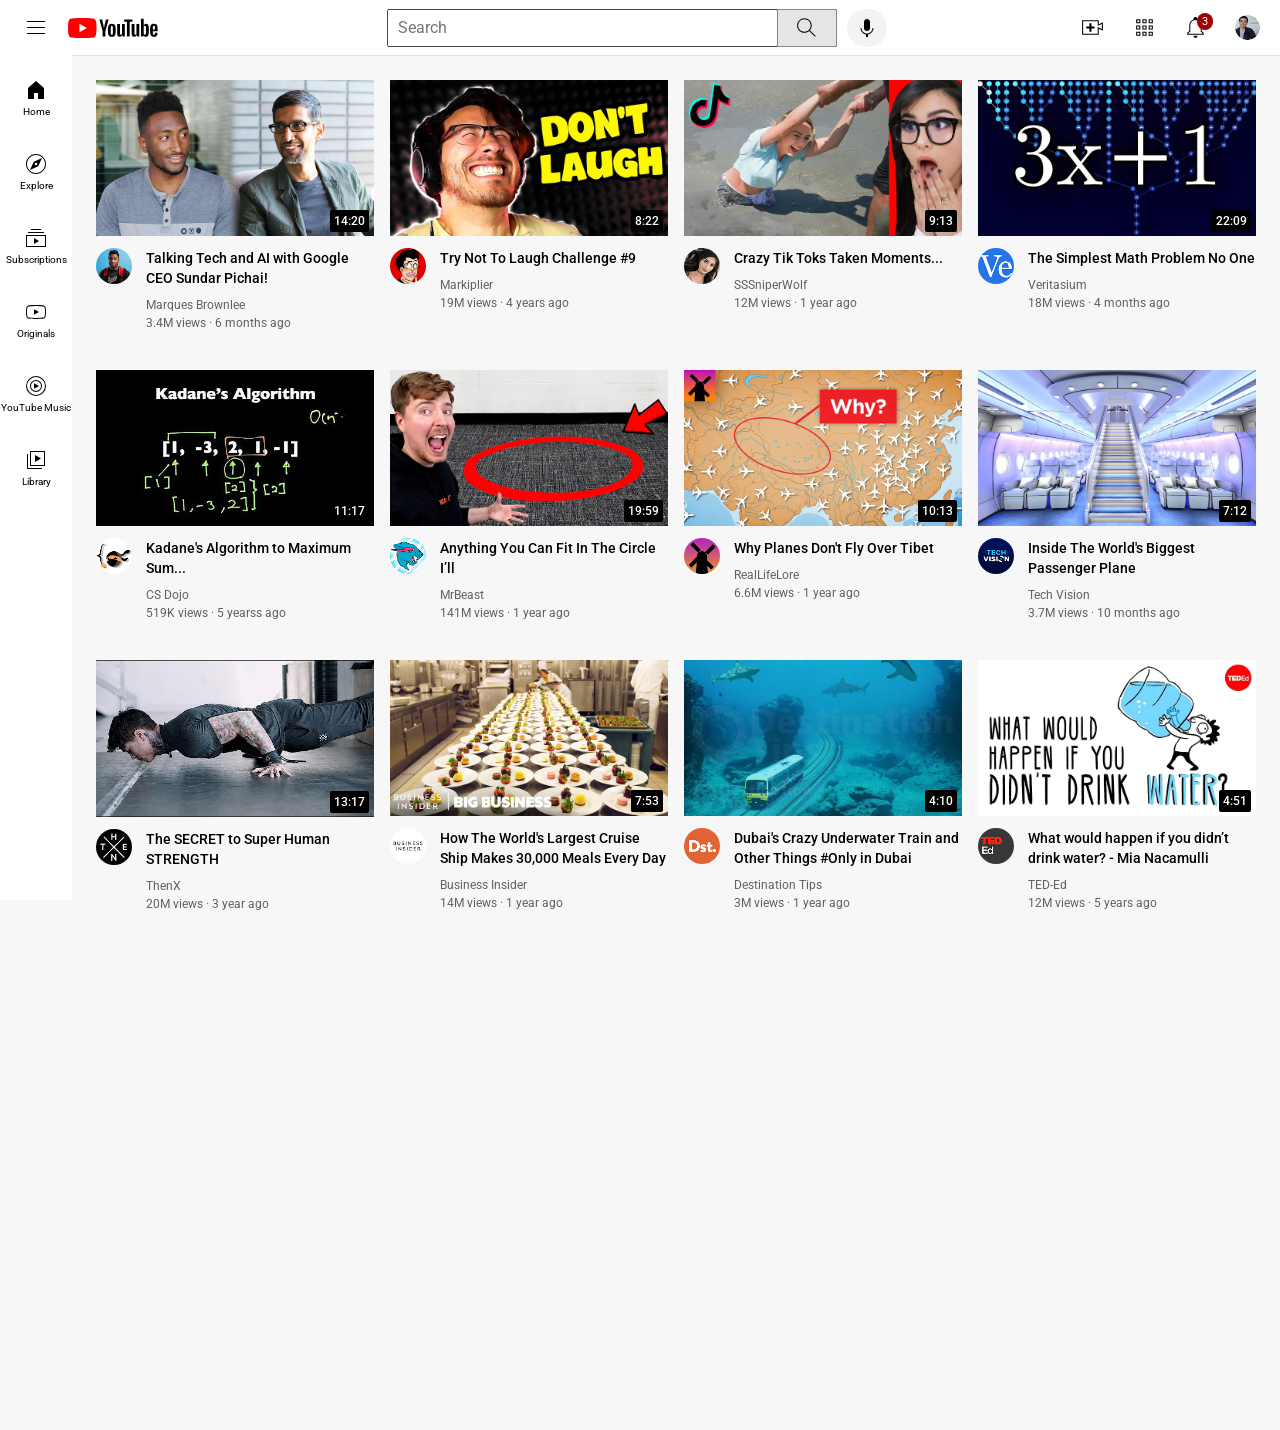
<file: index.html>
<!DOCTYPE html>
<html>
    <head>
        <title>Youtube.com Clone</title>

        <link rel="preconnect" href="https://fonts.googleapis.com">
        <link rel="preconnect" href="https://fonts.gstatic.com" crossorigin>
        <link href="https://fonts.googleapis.com/css2?family=Roboto:wght@400;500;700&display=swap" rel="stylesheet">

        <link rel="stylesheet" href="styles2/general.css">
        <link rel="stylesheet" href="styles2/header.css">
        <link rel="stylesheet" href="styles2/video.css">
        <link rel="stylesheet" href="styles2/sidebar.css">
    </head>
    <body>
      <div class="header">
        <div class="left-section">
         <img class="hamburger-menu" src="icons/hamburger-menu.svg">
         <img class="youtube-logo" src="icons/youtube-logo.svg" >
        </div>
        <div class="middle-section">
          <input class="search-bar" type="text" placeholder="Search">
          <button class="search-button">
            <img  class="search-icon" src="icons/search.svg">
            <div class="tooltip">Search</div>
          </button>
          <button class="voice-search-button">
            <img class="voice-search-icon" src="icons/voice-search-icon.svg">
            <div class="tooltip">Search with your voice</div>
          </button>
          
        </div>
      <div class="sidebar">
       <div class="sidebar-link">
        <img src="icons/home.svg">
        <div>Home</div>
       </div>
       <div class="sidebar-link">
        <img src="icons/explore.svg">
        <div>Explore</div>
       </div>
       <div class="sidebar-link">
        <img src="icons/subscriptions.svg">
        <div>Subscriptions</div>
       </div>
       <div class="sidebar-link">
        <img src="icons/originals.svg">
        <div>Originals</div>
       </div>
       <div class="sidebar-link">
        <img src="icons/youtube-music.svg">
        <div>YouTube Music</div>
       </div>
       <div class="sidebar-link">
        <img src="icons/library.svg">
        <div>Library</div>
       </div>
      </div>

        <div class="right-section">
          <div class="upload-icon-container">
            <img class="upload-icon" src="icons/upload.svg">
            <div class="tooltip">Create</div>
          </div>
         
          <img class="youtube-apps-icon" src="icons/youtube-apps.svg">

          <div class="notifications-icon-container">
            <img class="notifications-icon" src="icons/notifications.svg" >
            <div class="notifications-count">3</div> 
            <div class="tooltip">Notifications</div>
          </div>

          
          <img class="current-user-picture" src="channel-pictures/my-channel.jpeg">
          </div>
        
        </div>
        
        
        <div class="video-grid">
          
          <div class="video-preview">
          
            <div class="thumbnail-row"> 
              <a href="https://www.youtube.com/watch?v=n2RNcPRtAiY" target="_blank">
                <img class="thumbnail" src="thumbnails/thumbnail-1.webp">
              </a>
              <div class="video-time2">14:20</div>
            </div>
          
            <div class="video-info-grid">
              <div class="channel-pictures">
                   <img class="profile-picture" src="channel-pictures/channel-1.jpeg">
                   
                  </div>
  
              <div class="video-info">
                  <p class="video-title">
                    Talking Tech and AI with Google CEO Sundar Pichai!
                  </p>
                  </p>
  
                  <p class="video-author">
                    Marques Brownlee
                  </p>
  
                  <p class="video-stats">
                    3.4M views &#183; 6 months ago
                  </p>
              </div>
             
           
            </div>
          </div>
         
          <div class="video-preview">
          
            <div class="thumbnail-row"> 
              <a href="https://www.youtube.com/watch?v=n2RNcPRtAiY" target="_blank">
                <img class="thumbnail" src="thumbnails/thumbnail-2.webp">
              </a>
              <div class="video-time2">8:22</div>
            </div>
          
            <div class="video-info-grid">
              <div class="channel-pictures">
                   <img class="profile-picture" src="channel-pictures/channelprofile-2.jpeg">
              
                  </div>
  
              <div class="video-info">
                  <p class="video-title">
                    Try Not To Laugh Challenge #9
                  </p>
  
                  <p class="video-author">
                    Markiplier
                  </p>
  
                  <p class="video-stats">
                    19M views &#183; 4 years ago
                  </p>
              </div>
             
           
            </div>
          </div>
         
       
          <div class="video-preview">
          
            <div class="thumbnail-row"> 
              <img class="thumbnail" src="thumbnails/thumbnail-3.webp">
            <div class="video-time4">9:13</div>
            </div>
          
            <div class="video-info-grid">
              <div class="channel-pictures">
                   <img class="profile-picture" src="channel-pictures/channel-3.jpeg">
              </div>
  
              <div class="video-info">
                  <p class="video-title">
                    Crazy Tik Toks Taken Moments...
                  </p>
  
                  <p class="video-author">
                    SSSniperWolf
  
                  <p class="video-stats">
                    12M views &#183; 1 year ago
                  </p>
              </div>
             
           
            </div>
          </div>
          <div class="video-preview">
          
            <div class="thumbnail-row"> 
              <img class="thumbnail" src="thumbnails/thumbnail-4.webp">
            <div class="video-time4">22:09</div>
            </div>
          
            <div class="video-info-grid">
              <div class="channel-pictures">
                   <img class="profile-picture" src="channel-pictures/channel-4.jpeg">
              </div>
  
              <div class="video-info">
                  <p class="video-title">
                    The Simplest Math Problem No One
                  </p>
  
                  <p class="video-author">
                    Veritasium
                  </p>
  
                  <p class="video-stats">
                    18M views · 4 months ago
                  </p>
              </div>
             
           
            </div>
          </div>
          <div class="video-preview">
          
            <div class="thumbnail-row"> 
              <img class="thumbnail" src="thumbnails/thumbnail-5.webp">
            <div class="video-time4">11:17</div>
            </div>
          
              <div class="video-info-grid">
              <div class="channel-pictures">
                   <img class="profile-picture" src="channel-pictures/channel-5.jpeg">
              </div>
  
              <div class="video-info">
                  <p class="video-title">
                    Kadane's Algorithm to Maximum Sum...
                  </p>
  
                  <p class="video-author">
                    CS Dojo
                  </p>
  
                  <p class="video-stats">
                    519K views &#183; 5 yearss ago
                  </p>
              </div>
              </div>
           
            </div>
          
  
          <div class="video-preview">
          
            <div class="thumbnail-row"> 
              <img class="thumbnail" src="thumbnails/thumbnail-6.webp">
            <div class="video-time6">19:59</div>
            </div>
          
            <div class="video-info-grid">
              <div class="channel-pictures">
                   <img class="profile-picture" src="channel-pictures/channel-6.jpeg">
              </div>
  
              <div class="video-info">
                  <p class="video-title">
                    Anything You Can Fit In The Circle I’ll
                  </p>
  
                  <p class="video-author">
                    MrBeast
                  </p>
  
                  <p class="video-stats">
                    141M views &#183; 1 year ago
                  </p>
              </div>
             
           
            </div>
          </div>

          <div class="video-preview">
          
            <div class="thumbnail-row"> 
              <img class="thumbnail" src="thumbnails/thumbnail-7.webp">
            <div class="video-time6">10:13</div>
            </div>
          
            <div class="video-info-grid">
              <div class="channel-pictures">
                   <img class="profile-picture" src="channel-pictures/channel-7.jpeg">
              </div>
  
              <div class="video-info">
                  <p class="video-title">
                    Why Planes Don't Fly Over Tibet
                  </p>
  
                  <p class="video-author">
                    RealLifeLore
                  </p>
  
                  <p class="video-stats">
                    6.6M views &#183; 1 year ago
                  </p>
              </div>
             
           
            </div>
          </div>

          <div class="video-preview">
          
            <div class="thumbnail-row"> 
              <img class="thumbnail" src="thumbnails/thumbnail-8.webp">
            <div class="video-time6">7:12</div>
            </div>
          
            <div class="video-info-grid">
              <div class="channel-pictures">
                   <img class="profile-picture" src="channel-pictures/channel-8.jpeg">
              </div>
  
              <div class="video-info">
                  <p class="video-title">
                    Inside The World's Biggest Passenger Plane
                  </p>
  
                  <p class="video-author">
                    Tech Vision
                  </p>
  
                  <p class="video-stats">
                    3.7M views &#183; 10 months ago
                  </p>
              </div>
             
           
            </div>
          </div>

          <div class="video-preview">
          
            <div class="thumbnail-row"> 
              <img class="thumbnail" src="thumbnails/thumbnail-9 (1).webp">
            <div class="video-time6">13:17</div>
            </div>
          
            <div class="video-info-grid">
              <div class="channel-pictures">
                   <img class="profile-picture" src="channel-pictures/channel-9.jpeg">
              </div>
  
              <div class="video-info">
                  <p class="video-title">
                   The SECRET to Super Human STRENGTH
                  </p>
  
                  <p class="video-author">
                    ThenX
                  </p>
  
                  <p class="video-stats">
                    20M views &#183; 3 year ago
                  </p>
              </div>
             
           
            </div>
          </div>

          <div class="video-preview">
          
            <div class="thumbnail-row"> 
              <img class="thumbnail" src="thumbnails/thumbnail-10.webp">
            <div class="video-time6">7:53</div>
            </div>
          
            <div class="video-info-grid">
              <div class="channel-pictures">
                   <img class="profile-picture" src="channel-pictures/channel-10.jpeg">
              </div>
  
              <div class="video-info">
                  <p class="video-title">
                   How The World's Largest Cruise Ship Makes 30,000 Meals Every Day
                  </p>
  
                  <p class="video-author">
                    Business Insider
                  </p>
  
                  <p class="video-stats">
                    14M views &#183; 1 year ago
                  </p>
              </div>
             
           
            </div>
          </div>
          <div class="video-preview">
          
            <div class="thumbnail-row"> 
              <img class="thumbnail" src="thumbnails/thumbnail-11.webp">
            <div class="video-time6">4:10</div>
            </div>
          
            <div class="video-info-grid">
              <div class="channel-pictures">
                   <img class="profile-picture" src="channel-pictures/channel-11.jpeg">
              </div>
  
              <div class="video-info">
                  <p class="video-title">
                    Dubai's Crazy Underwater Train and Other Things #Only in Dubai
                  </p>
  
                  <p class="video-author">
                    Destination Tips
                  </p>
  
                  <p class="video-stats">
                    3M views &#183; 1 year ago
                  </p>
              </div>
             
           
            </div>
          </div>
          <div class="video-preview">
          
            <div class="thumbnail-row"> 
              <img class="thumbnail" src="thumbnails/thumbnail-12.webp">
            <div class="video-time6">4:51</div>
            </div>
          
            <div class="video-info-grid">
              <div class="channel-pictures">
                   <img class="profile-picture" src="channel-pictures/channel-12.jpeg">
              </div>
  
              <div class="video-info">
                  <p class="video-title">
                    What would happen if you didn’t drink water? - Mia Nacamulli
                  </p>
  
                  <p class="video-author">
                    TED-Ed
                  </p>
  
                  <p class="video-stats">
                    12M views &#183; 5 years ago
                  </p>
              </div>
             
           
            </div>
          </div>
        </div>


        
    </body>
</html>
</file>
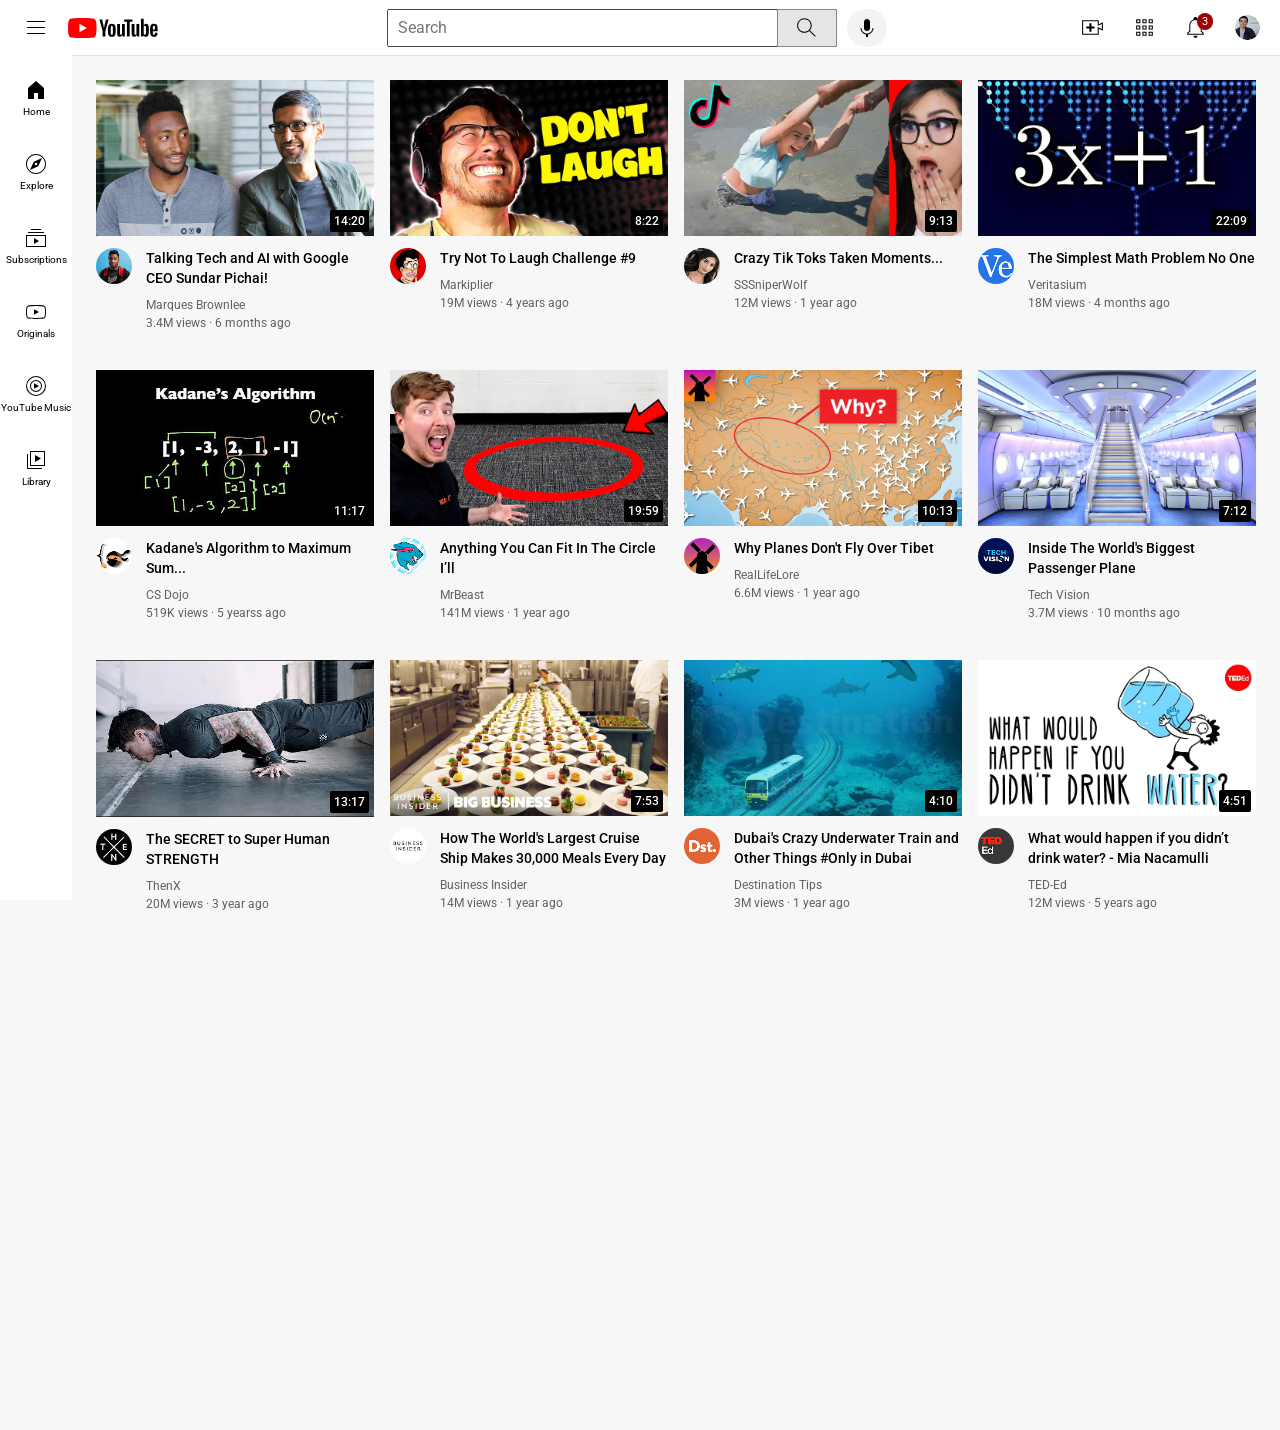
<file: youtube.html>
<!DOCTYPE html>
<html>
    <head>
        <title>Youtube.com Clone</title>

        <link rel="preconnect" href="https://fonts.googleapis.com">
        <link rel="preconnect" href="https://fonts.gstatic.com" crossorigin>
        <link href="https://fonts.googleapis.com/css2?family=Roboto:wght@400;500;700&display=swap" rel="stylesheet">

        <link rel="stylesheet" href="styles2/general.css">
        <link rel="stylesheet" href="styles2/header.css">
        <link rel="stylesheet" href="styles2/video.css">
        <link rel="stylesheet" href="styles2/sidebar.css">
    </head>
    <body>
      <div class="header">
        <div class="left-section">
         <img class="hamburger-menu" src="icons/hamburger-menu.svg">
         <img class="youtube-logo" src="icons/youtube-logo.svg" >
        </div>
        <div class="middle-section">
          <input class="search-bar" type="text" placeholder="Search">
          <button class="search-button">
            <img  class="search-icon" src="icons/search.svg">
            <div class="tooltip">Search</div>
          </button>
          <button class="voice-search-button">
            <img class="voice-search-icon" src="icons/voice-search-icon.svg">
            <div class="tooltip">Search with your voice</div>
          </button>
          
        </div>
      <div class="sidebar">
       <div class="sidebar-link">
        <img src="icons/home.svg">
        <div>Home</div>
       </div>
       <div class="sidebar-link">
        <img src="icons/explore.svg">
        <div>Explore</div>
       </div>
       <div class="sidebar-link">
        <img src="icons/subscriptions.svg">
        <div>Subscriptions</div>
       </div>
       <div class="sidebar-link">
        <img src="icons/originals.svg">
        <div>Originals</div>
       </div>
       <div class="sidebar-link">
        <img src="icons/youtube-music.svg">
        <div>YouTube Music</div>
       </div>
       <div class="sidebar-link">
        <img src="icons/library.svg">
        <div>Library</div>
       </div>
      </div>

        <div class="right-section">
          <div class="upload-icon-container">
            <img class="upload-icon" src="icons/upload.svg">
            <div class="tooltip">Create</div>
          </div>
         
          <img class="youtube-apps-icon" src="icons/youtube-apps.svg">

          <div class="notifications-icon-container">
            <img class="notifications-icon" src="icons/notifications.svg" >
            <div class="notifications-count">3</div> 
            <div class="tooltip">Notifications</div>
          </div>

          
          <img class="current-user-picture" src="channel-pictures/my-channel.jpeg">
          </div>
        
        </div>
        
        
        <div class="video-grid">
          
          <div class="video-preview">
          
            <div class="thumbnail-row"> 
              <a href="https://www.youtube.com/watch?v=n2RNcPRtAiY" target="_blank">
                <img class="thumbnail" src="thumbnails/thumbnail-1.webp">
              </a>
              <div class="video-time2">14:20</div>
            </div>
          
            <div class="video-info-grid">
              <div class="channel-pictures">
                   <img class="profile-picture" src="channel-pictures/channel-1.jpeg">
                   
                  </div>
  
              <div class="video-info">
                  <p class="video-title">
                    Talking Tech and AI with Google CEO Sundar Pichai!
                  </p>
                  </p>
  
                  <p class="video-author">
                    Marques Brownlee
                  </p>
  
                  <p class="video-stats">
                    3.4M views &#183; 6 months ago
                  </p>
              </div>
             
           
            </div>
          </div>
         
          <div class="video-preview">
          
            <div class="thumbnail-row"> 
              <a href="https://www.youtube.com/watch?v=n2RNcPRtAiY" target="_blank">
                <img class="thumbnail" src="thumbnails/thumbnail-2.webp">
              </a>
              <div class="video-time2">8:22</div>
            </div>
          
            <div class="video-info-grid">
              <div class="channel-pictures">
                   <img class="profile-picture" src="channel-pictures/channelprofile-2.jpeg">
              
                  </div>
  
              <div class="video-info">
                  <p class="video-title">
                    Try Not To Laugh Challenge #9
                  </p>
  
                  <p class="video-author">
                    Markiplier
                  </p>
  
                  <p class="video-stats">
                    19M views &#183; 4 years ago
                  </p>
              </div>
             
           
            </div>
          </div>
         
       
          <div class="video-preview">
          
            <div class="thumbnail-row"> 
              <img class="thumbnail" src="thumbnails/thumbnail-3.webp">
            <div class="video-time4">9:13</div>
            </div>
          
            <div class="video-info-grid">
              <div class="channel-pictures">
                   <img class="profile-picture" src="channel-pictures/channel-3.jpeg">
              </div>
  
              <div class="video-info">
                  <p class="video-title">
                    Crazy Tik Toks Taken Moments...
                  </p>
  
                  <p class="video-author">
                    SSSniperWolf
  
                  <p class="video-stats">
                    12M views &#183; 1 year ago
                  </p>
              </div>
             
           
            </div>
          </div>
          <div class="video-preview">
          
            <div class="thumbnail-row"> 
              <img class="thumbnail" src="thumbnails/thumbnail-4.webp">
            <div class="video-time4">22:09</div>
            </div>
          
            <div class="video-info-grid">
              <div class="channel-pictures">
                   <img class="profile-picture" src="channel-pictures/channel-4.jpeg">
              </div>
  
              <div class="video-info">
                  <p class="video-title">
                    The Simplest Math Problem No One
                  </p>
  
                  <p class="video-author">
                    Veritasium
                  </p>
  
                  <p class="video-stats">
                    18M views · 4 months ago
                  </p>
              </div>
             
           
            </div>
          </div>
          <div class="video-preview">
          
            <div class="thumbnail-row"> 
              <img class="thumbnail" src="thumbnails/thumbnail-5.webp">
            <div class="video-time4">11:17</div>
            </div>
          
              <div class="video-info-grid">
              <div class="channel-pictures">
                   <img class="profile-picture" src="channel-pictures/channel-5.jpeg">
              </div>
  
              <div class="video-info">
                  <p class="video-title">
                    Kadane's Algorithm to Maximum Sum...
                  </p>
  
                  <p class="video-author">
                    CS Dojo
                  </p>
  
                  <p class="video-stats">
                    519K views &#183; 5 yearss ago
                  </p>
              </div>
              </div>
           
            </div>
          
  
          <div class="video-preview">
          
            <div class="thumbnail-row"> 
              <img class="thumbnail" src="thumbnails/thumbnail-6.webp">
            <div class="video-time6">19:59</div>
            </div>
          
            <div class="video-info-grid">
              <div class="channel-pictures">
                   <img class="profile-picture" src="channel-pictures/channel-6.jpeg">
              </div>
  
              <div class="video-info">
                  <p class="video-title">
                    Anything You Can Fit In The Circle I’ll
                  </p>
  
                  <p class="video-author">
                    MrBeast
                  </p>
  
                  <p class="video-stats">
                    141M views &#183; 1 year ago
                  </p>
              </div>
             
           
            </div>
          </div>

          <div class="video-preview">
          
            <div class="thumbnail-row"> 
              <img class="thumbnail" src="thumbnails/thumbnail-7.webp">
            <div class="video-time6">10:13</div>
            </div>
          
            <div class="video-info-grid">
              <div class="channel-pictures">
                   <img class="profile-picture" src="channel-pictures/channel-7.jpeg">
              </div>
  
              <div class="video-info">
                  <p class="video-title">
                    Why Planes Don't Fly Over Tibet
                  </p>
  
                  <p class="video-author">
                    RealLifeLore
                  </p>
  
                  <p class="video-stats">
                    6.6M views &#183; 1 year ago
                  </p>
              </div>
             
           
            </div>
          </div>

          <div class="video-preview">
          
            <div class="thumbnail-row"> 
              <img class="thumbnail" src="thumbnails/thumbnail-8.webp">
            <div class="video-time6">7:12</div>
            </div>
          
            <div class="video-info-grid">
              <div class="channel-pictures">
                   <img class="profile-picture" src="channel-pictures/channel-8.jpeg">
              </div>
  
              <div class="video-info">
                  <p class="video-title">
                    Inside The World's Biggest Passenger Plane
                  </p>
  
                  <p class="video-author">
                    Tech Vision
                  </p>
  
                  <p class="video-stats">
                    3.7M views &#183; 10 months ago
                  </p>
              </div>
             
           
            </div>
          </div>

          <div class="video-preview">
          
            <div class="thumbnail-row"> 
              <img class="thumbnail" src="thumbnails/thumbnail-9 (1).webp">
            <div class="video-time6">13:17</div>
            </div>
          
            <div class="video-info-grid">
              <div class="channel-pictures">
                   <img class="profile-picture" src="channel-pictures/channel-9.jpeg">
              </div>
  
              <div class="video-info">
                  <p class="video-title">
                   The SECRET to Super Human STRENGTH
                  </p>
  
                  <p class="video-author">
                    ThenX
                  </p>
  
                  <p class="video-stats">
                    20M views &#183; 3 year ago
                  </p>
              </div>
             
           
            </div>
          </div>

          <div class="video-preview">
          
            <div class="thumbnail-row"> 
              <img class="thumbnail" src="thumbnails/thumbnail-10.webp">
            <div class="video-time6">7:53</div>
            </div>
          
            <div class="video-info-grid">
              <div class="channel-pictures">
                   <img class="profile-picture" src="channel-pictures/channel-10.jpeg">
              </div>
  
              <div class="video-info">
                  <p class="video-title">
                   How The World's Largest Cruise Ship Makes 30,000 Meals Every Day
                  </p>
  
                  <p class="video-author">
                    Business Insider
                  </p>
  
                  <p class="video-stats">
                    14M views &#183; 1 year ago
                  </p>
              </div>
             
           
            </div>
          </div>
          <div class="video-preview">
          
            <div class="thumbnail-row"> 
              <img class="thumbnail" src="thumbnails/thumbnail-11.webp">
            <div class="video-time6">4:10</div>
            </div>
          
            <div class="video-info-grid">
              <div class="channel-pictures">
                   <img class="profile-picture" src="channel-pictures/channel-11.jpeg">
              </div>
  
              <div class="video-info">
                  <p class="video-title">
                    Dubai's Crazy Underwater Train and Other Things #Only in Dubai
                  </p>
  
                  <p class="video-author">
                    Destination Tips
                  </p>
  
                  <p class="video-stats">
                    3M views &#183; 1 year ago
                  </p>
              </div>
             
           
            </div>
          </div>
          <div class="video-preview">
          
            <div class="thumbnail-row"> 
              <img class="thumbnail" src="thumbnails/thumbnail-12.webp">
            <div class="video-time6">4:51</div>
            </div>
          
            <div class="video-info-grid">
              <div class="channel-pictures">
                   <img class="profile-picture" src="channel-pictures/channel-12.jpeg">
              </div>
  
              <div class="video-info">
                  <p class="video-title">
                    What would happen if you didn’t drink water? - Mia Nacamulli
                  </p>
  
                  <p class="video-author">
                    TED-Ed
                  </p>
  
                  <p class="video-stats">
                    12M views &#183; 5 years ago
                  </p>
              </div>
             
           
            </div>
          </div>
        </div>


        
    </body>
</html>
</file>
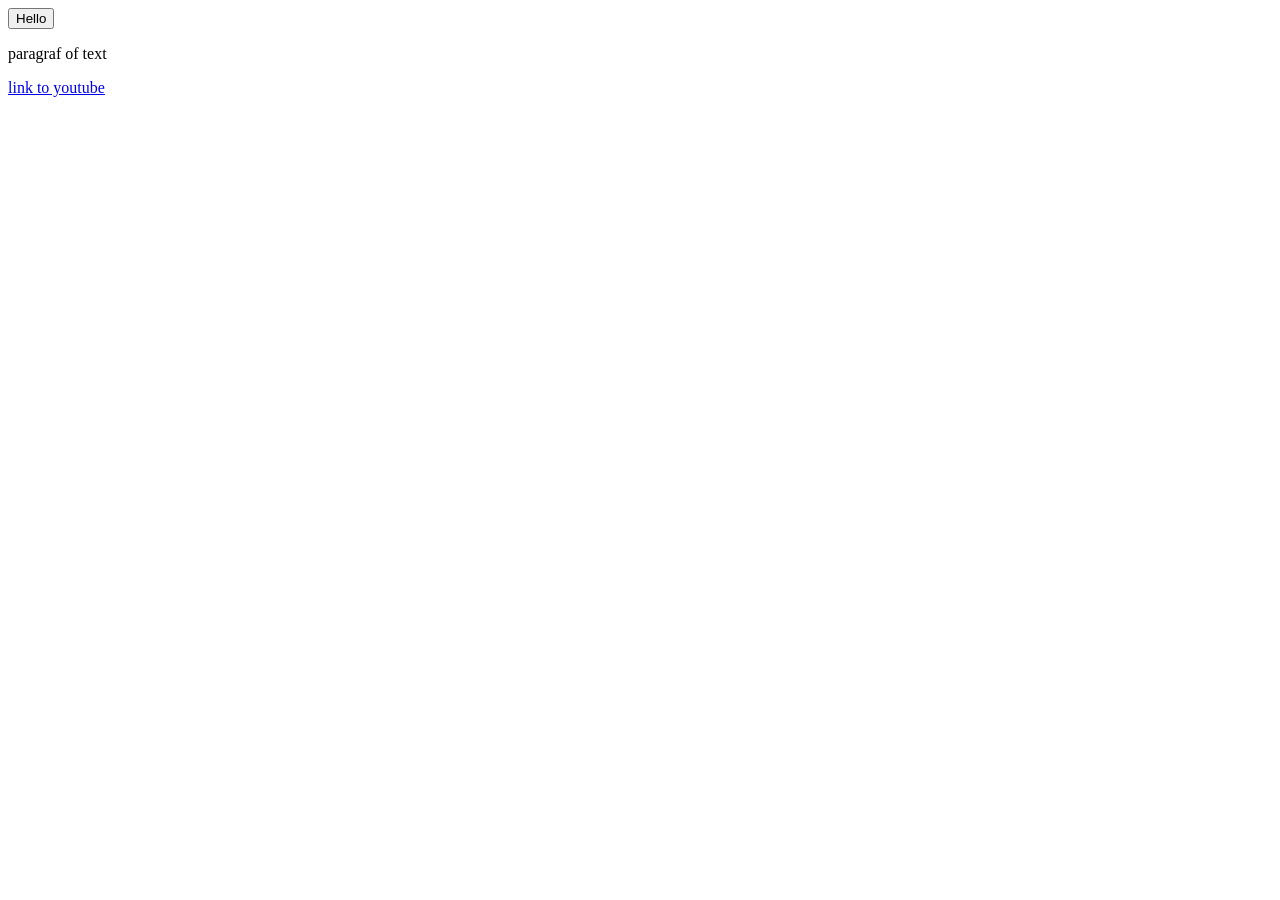
<file: intro-to-html/website.html>
<!DOCTYPE html>
<html>
    <head>
        <title>first</title>
    </head>
    <body></body>
</html>

<button>Hello</button>

<p>paragraf of text</p>
<a href="https://www.youtube.com/" target="_blank">link to youtube</a>
</file>
<file: styles2/general.css>
p {
    font-family: Roboto, arial;
    margin-top: 0;
    margin-bottom: 0;
}
body {
    margin: 0;
    padding-top: 80px;
    padding-left: 96px;
    padding-right: 24px;
    background-color: rgb(247, 247, 247);
    height: 1350px;
}
</file>
<file: styles2/header.css>
.header {
    height: 55px;
    display: flex;
    flex-direction: row;
    justify-content: space-between;
    position: fixed;
    top: 0;
    left: 0;
    right: 0;
    background-color: white;
    border-bottom-width: 1px;
    border-bottom-style: solid;
    border-bottom-color: rgb(226, 226, 226);
    z-index: 100;

}

.left-section {
   
    
    align-items: center;
    display: flex;
}

.middle-section {
    flex: 1;
    margin-left: 70px;
    margin-right: 35px;
    max-width: 500px;
    display: flex;
    align-items: center;
}

.search-button {
    height: 38px;
    width: 60px;
    background-color: rgb(230, 228, 228);
    border-width: 1px;
    border-style: solid;
    border-color: rgb(136, 134, 134);
    margin-left: -1px;
    margin-right: 10px;
}

.search-button{
    position: relative;
    display: flex;
    justify-content: center;
    align-items: center;
}
.voice-search-button{
    position: relative;
    display: flex;
    justify-content: center;
    align-items: center;
}
.upload-icon-container {
    position: relative;
    display: flex;
    justify-content: center;
    align-items: center;
}
.notifications-icon {
    position: relative;
    display: flex;
    justify-content: center;
    align-items: center;
}

.search-button .tooltip {
    position: absolute;
    background-color: gray;
    color: white;
    padding-top: 4px;
    padding-bottom: 4px;
    padding-left: 8px;
    padding-right: 8px;
    border-radius: 2px;
    font-size: 12px;
    bottom: -30px;
    opacity: 0;
    transition: opacity 0.15s;
    pointer-events: none;
    white-space: nowrap;
}
.upload-icon-container .tooltip {
    position: absolute;
    background-color: gray;
    color: white;
    padding-top: 4px;
    padding-bottom: 4px;
    padding-left: 8px;
    padding-right: 8px;
    border-radius: 2px;
    font-size: 12px;
    bottom: -30px;
    opacity: 0;
    transition: opacity 0.15s;
    pointer-events: none;
    white-space: nowrap;
    font-family: roboto,arial;
}
.notifications-icon-container .tooltip {
    font-family: roboto,arial;
    position: absolute;
    background-color: gray;
    color: white;
    padding-top: 4px;
    padding-bottom: 4px;
    padding-left: 8px;
    padding-right: 8px;
    border-radius: 2px;
    font-size: 12px;
    bottom: -30px;
    opacity: 0;
    transition: opacity 0.15s;
    pointer-events: none;
    white-space: nowrap;
    
}


.voice-search-button .tooltip {
    font-family: roboto,arial;
    position: absolute;
    background-color: gray;
    color: white;
    padding-top: 4px;
    padding-bottom: 4px;
    padding-left: 8px;
    padding-right: 8px;
    border-radius: 2px;
    font-size: 12px;
    bottom: -30px;
    opacity: 0;
    transition: opacity 0.15s;
    pointer-events: none;
    white-space: nowrap;
   
}

.search-button:hover .tooltip {
opacity: 1;
}
.voice-search-button:hover .tooltip{
opacity: 1;
}
.upload-icon-container:hover .tooltip {
opacity: 1;
}
.notifications-icon-container:hover .tooltip {
opacity: 1;
transform: translate(-30%, 0);
}


.search-icon {
    height: 25px;

}

.search-bar {
    flex: 1;
    height: 34px;
    padding-left: 10px;
    font-size: 16px;
    border-width: 1px;
    border-style: solid;
    border-color: rgb(73, 73, 73);
    border-radius: 2px;
    box-shadow: inset 1px 2px 5px grb(0, 0, 0, 0.5);
    width: 0;
}

.search-bar::placeholder {
    font-family: roboto, arial;
    font-size: 16px;
}

.voice-search-button {
    height: 38px;
    width: 40px;
    border-radius: 20px;
    border: none;
    background-color: rgb(243, 243, 243);
}
.voice-search-icon {
    height: 24px;
   
}

.right-section {
    width: 180px;
    display: flex;
    margin-right: 20px;
    align-items: center;
    justify-content: space-between;
    flex-shrink: 0;
}
.hamburger-menu {
    height: 24px;
    margin-left: 24px;
    margin-right: 20px;
}

.youtube-logo {
    height: 20px;
}

.upload-icon {
    height: 25px;
}

.youtube-apps-icon {
    height: 25px;
}

.notifications-icon {
    height: 25px;

}

.notifications-icon-container {
    position: relative;
}



.notifications-count {
    position: absolute;
    top: -2px;
    right: -5px;
    background-color: rgb(158, 3, 3);
    color: white;
font-family: roboto, arial;
font-size: 11px;
padding-left: 5px;
padding-top: 2px;
padding-bottom: 2px;
padding-right: 5px;
border-radius: 10px;
}

.current-user-picture {
    height: 25px;
    border-radius: 16px;
}
</file>
<file: styles2/video.css>
.thumbnail {
    width: 100%;
  }
  

  .video-title {
    margin-top: 0;
    font-size: 14px;
    font-weight: 500;
    line-height: 20px;
    margin-bottom: 10px;
  }
 
  

  .video-info-grid {
    display: grid;
    grid-template-columns: 50px 1fr;
  }

 
  .profile-picture {
     width: 36px;
     border-radius: 50px;
  }

  .thumbnail-row {
    margin-bottom: 8px;
    position: relative;
  }

  
  .video-stats {
    font-size: 12px;
    color: rgb(96, 96, 96);
   }

   .video-author {
    margin-bottom: 4px;
    font-size: 12px;
    color: rgb(96, 96, 96);;
   }

   .video-auther {
    margin-bottom: 5px;
   }

   .video-grid {
    display: grid;
    grid-template-columns: 1fr 1fr 1fr;
    column-gap: 16px;
    row-gap: 40px;
   }

@media (max-width: 750px) {
  .video-grid {
    grid-template-columns: 1fr 1fr;
  }
}

@media(min-width: 1000px) {
  .video-grid {
    grid-template-columns: 1fr 1fr 1fr 1fr;
  }
}
@media(min-width: 751px) and (max-width:999px) {
  .video-grid {
    grid-template-columns: 1fr 1fr 1fr;
  }
}

   .video-time {
    background-color: black;
    color: white;
    position: absolute;
    font-family: roboto, arial;
    font-size: 12px;
    font-weight: 500;
    padding-left: 4px;
    padding-right: 4px;
    padding-top: 4px;
    padding-bottom: 4px;
    bottom: 8px;
    border-radius: 2px;
    right: 5px;
   }
   .video-time2 {
    background-color: black;
    color: white;
    position: absolute;
    font-family: roboto, arial;
    font-size: 12px;
    font-weight: 500;
    padding-left: 4px;
    padding-right: 4px;
    padding-top: 4px;
    padding-bottom: 4px;
    bottom: 8px;
    border-radius: 2px;
    right: 5px;
   }
   .video-time3 {
    background-color: black;
    color: white;
    position: absolute;
    font-family: roboto, arial;
    font-size: 12px;
    font-weight: 500;
    padding-left: 4px;
    padding-right: 4px;
    padding-top: 4px;
    padding-bottom: 4px;
    bottom: 8px;
    border-radius: 2px;
    right: 5px;
   }
   .video-time4 {
    background-color: black;
    color: white;
    position: absolute;
    font-family: roboto, arial;
    font-size: 12px;
    font-weight: 500;
    padding-left: 4px;
    padding-right: 4px;
    padding-top: 4px;
    padding-bottom: 4px;
    bottom: 8px;
    border-radius: 2px;
    right: 5px;
   }
   .video-time5 {
    background-color: black;
    color: white;
    position: absolute;
    font-family: roboto, arial;
    font-size: 12px;
    font-weight: 500;
    padding-left: 4px;
    padding-right: 4px;
    padding-top: 4px;
    padding-bottom: 4px;
    bottom: 8px;
    border-radius: 2px;
    right: 5px;
   }
   .video-time6 {
    background-color: black;
    color: white;
    position: absolute;
    font-family: roboto, arial;
    font-size: 12px;
    font-weight: 500;
    padding-left: 4px;
    padding-right: 4px;
    padding-top: 4px;
    padding-bottom: 4px;
    bottom: 8px;
    border-radius: 2px;
    right: 5px;
   }
</file>
<file: styles2/sidebar.css>
.sidebar {
    position: fixed;
    left: 0;
    bottom: 0;
    top: 55px;
    background-color: white;
    width:72px ;
    z-index: 200;
    padding-top: 5px;
}
.sidebar-link {
    height: 74px;
   display: flex;
   justify-content: center;
   align-items: center;
   flex-direction: column;
   cursor: pointer;
}
 .sidebar-link:hover {
    background-color: rgb(221, 219, 219);
 }

 .sidebar-link img {
    height: 24px;
    margin-bottom: 4px;
 }
.sidebar-link div {
    font-family: roboto,arial;
    font-size: 10px;
}
</file>
